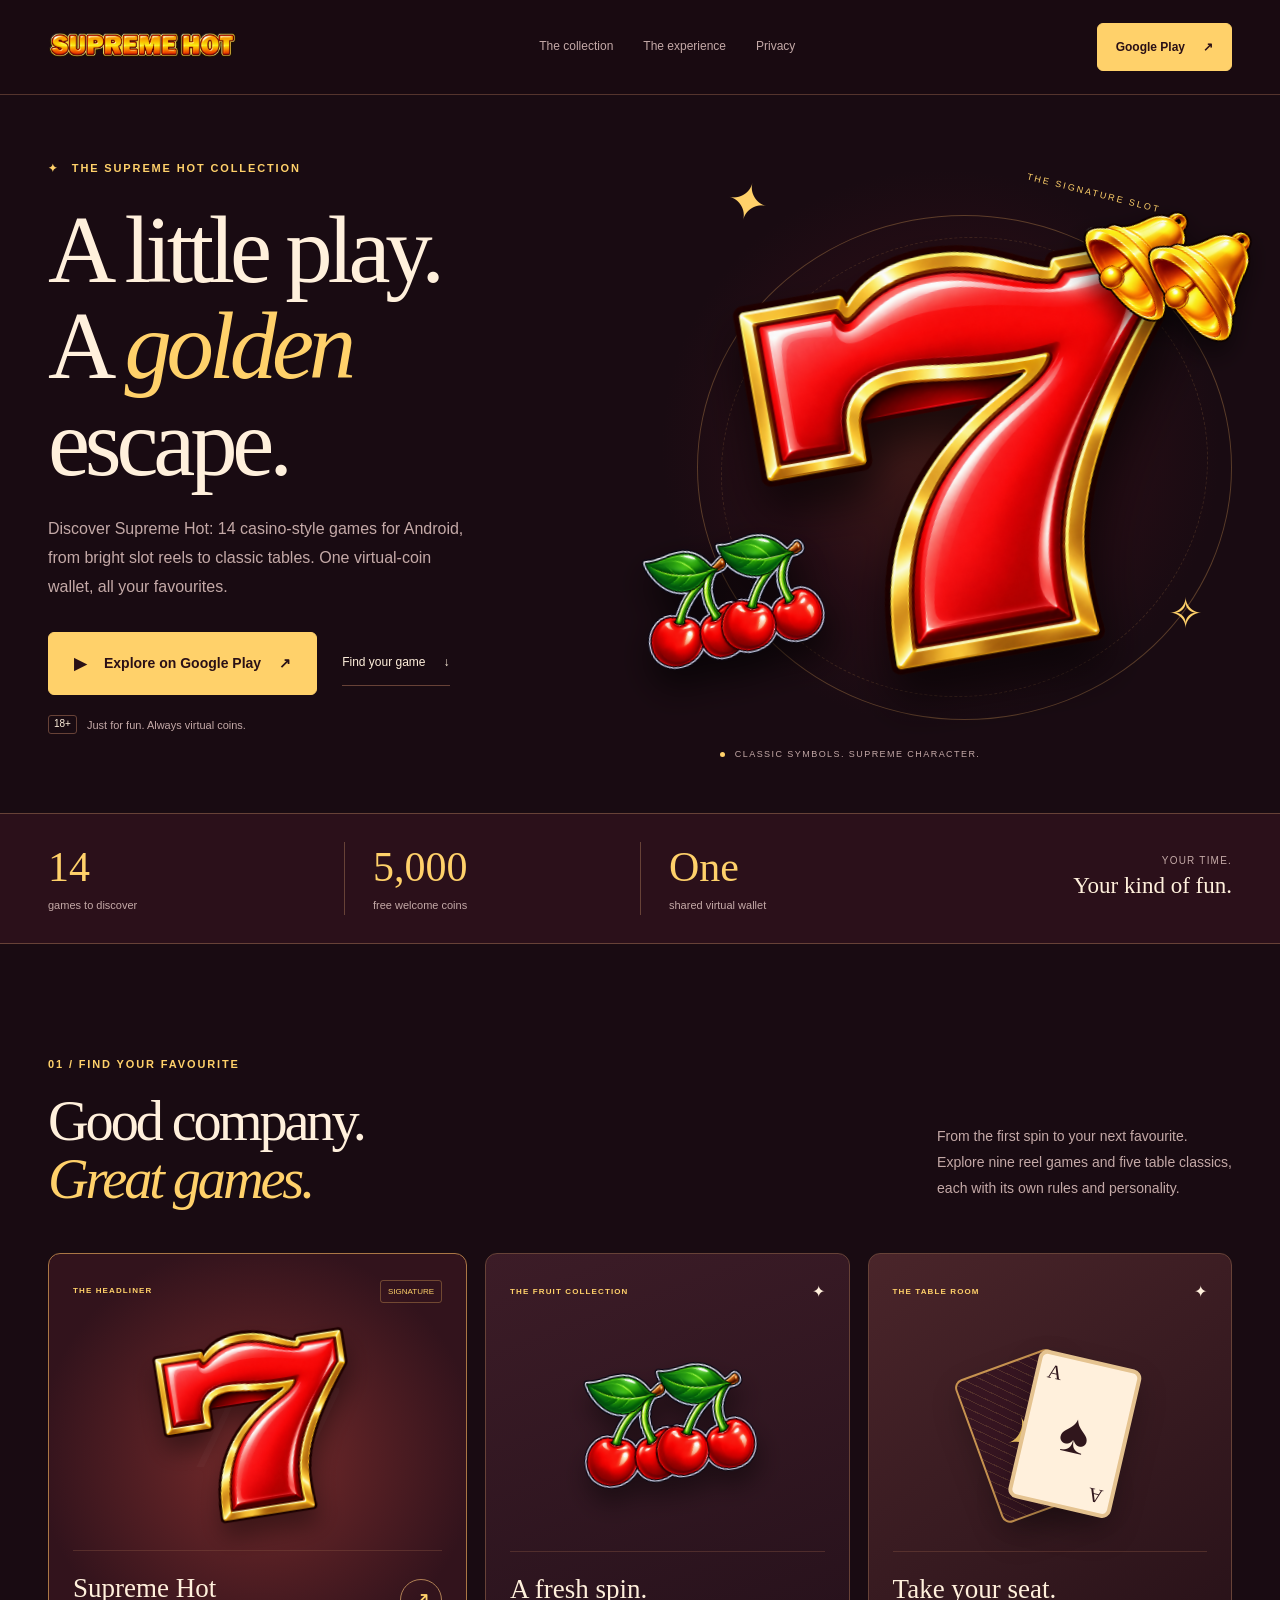
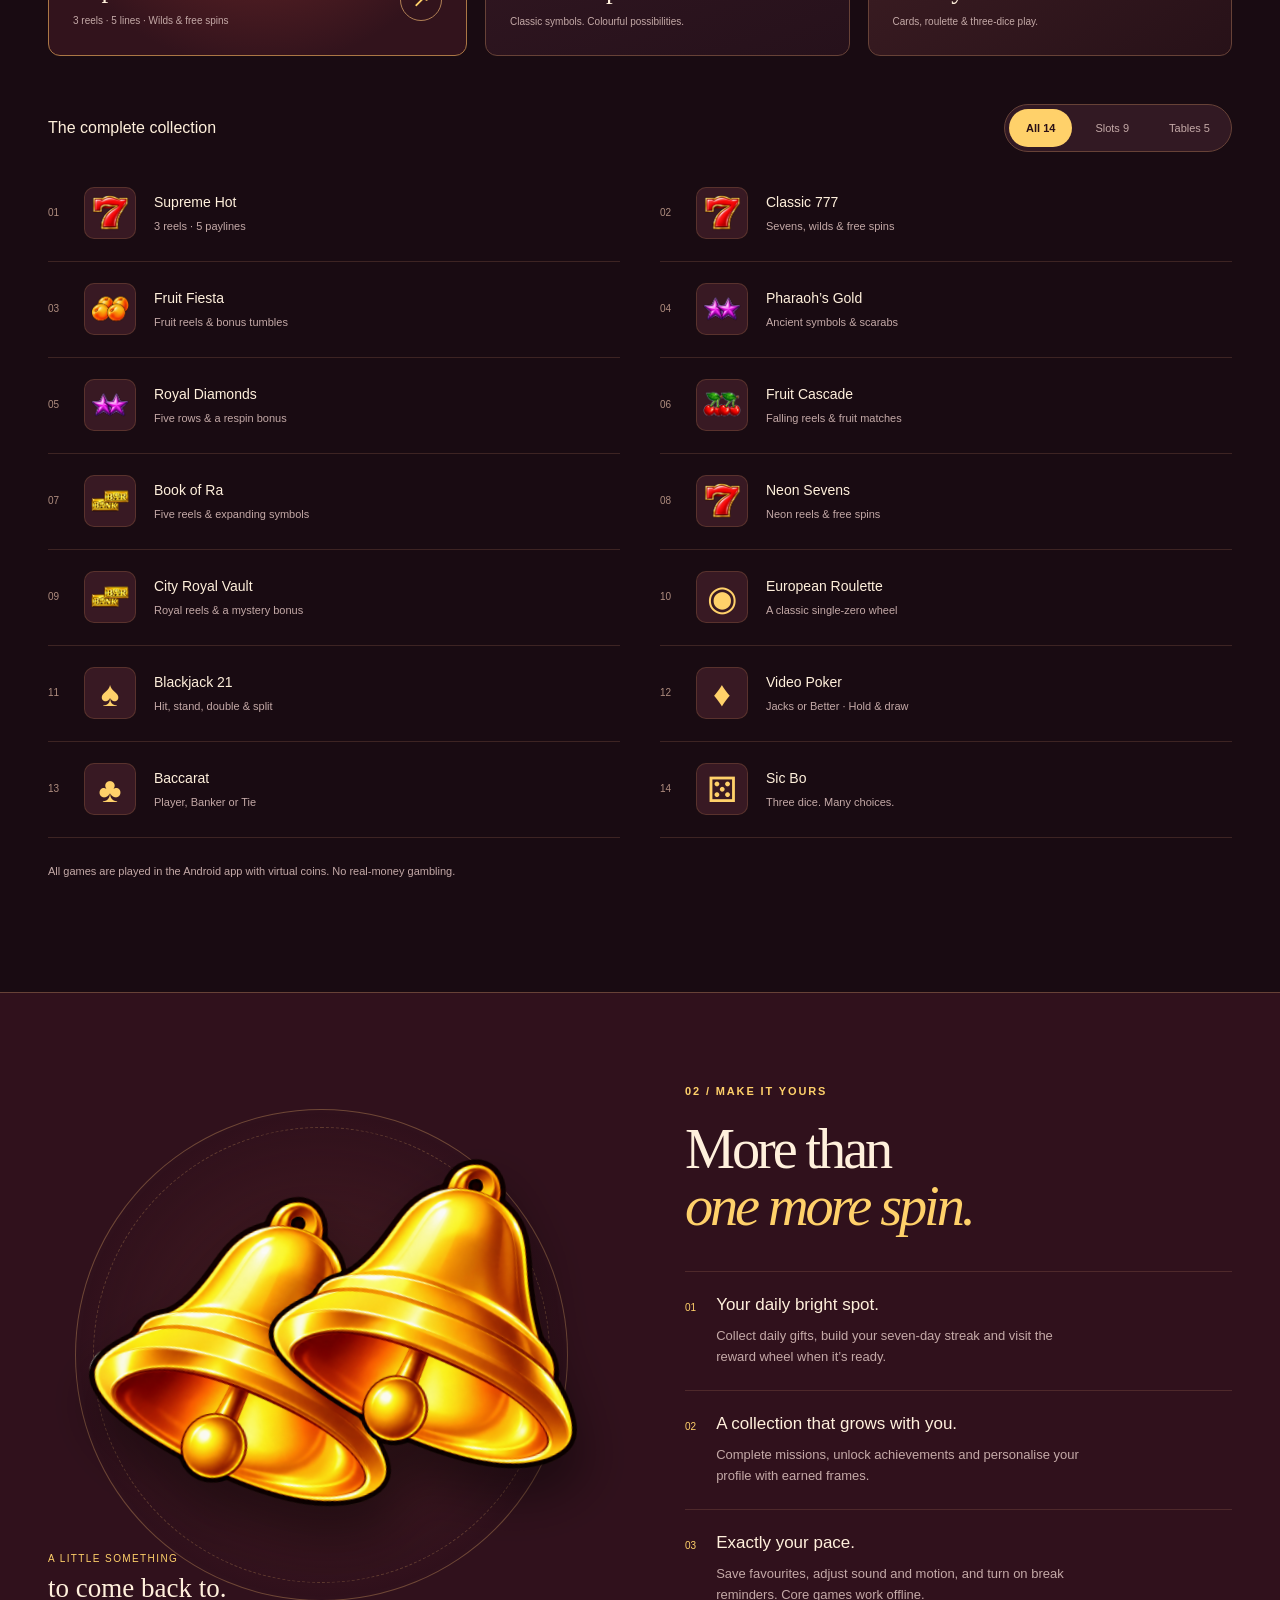
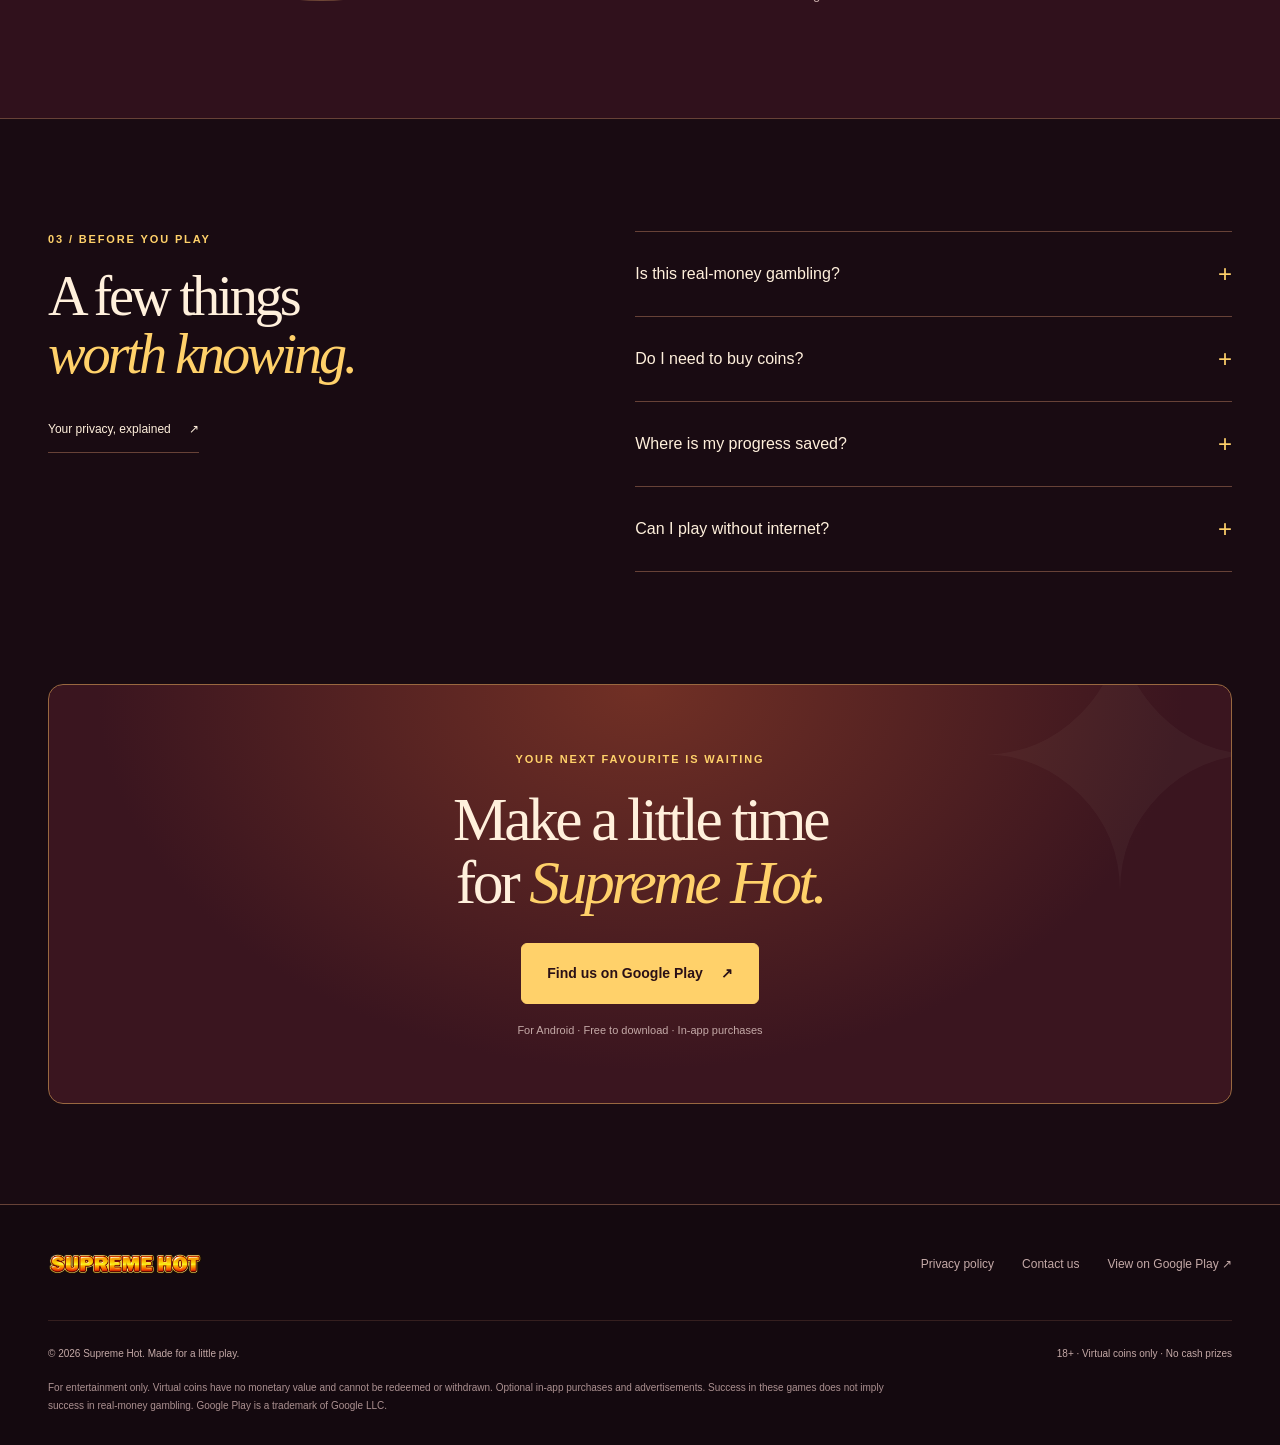
<file: index.html>
<!doctype html>
<html lang="en">
<head>
  <meta charset="utf-8">
  <meta name="viewport" content="width=device-width, initial-scale=1">
  <title>Supreme Hot — Virtual Slots &amp; Casino Games for Android</title>
  <meta name="description" content="Explore Supreme Hot and 13 more casino-style games for Android. Play slots, roulette and cards with virtual coins, daily gifts and free spins. Ages 18+.">
  <meta name="robots" content="index, follow, max-image-preview:large">
  <link rel="canonical" href="https://arkenrockapp.github.io/park/">
  <meta name="theme-color" content="#190b12">
  <meta name="google-site-verification" content="uyOxFXziqbRHkwCTUYPrcC6sMaBdnAXPRC4fE42mbmg" />
  <meta name="referrer" content="strict-origin-when-cross-origin">
  <meta property="og:type" content="website">
  <meta property="og:site_name" content="Supreme Hot">
  <meta property="og:locale" content="en_US">
  <meta property="og:title" content="Supreme Hot — Virtual Slots &amp; Casino Games for Android">
  <meta property="og:description" content="Explore Supreme Hot and 13 more casino-style games for Android. Play slots, roulette and cards with virtual coins, daily gifts and free spins. Ages 18+.">
  <meta property="og:url" content="https://arkenrockapp.github.io/park/">
  <meta property="og:image" content="https://arkenrockapp.github.io/park/assets/seven.png">
  <meta property="og:image:width" content="1254">
  <meta property="og:image:height" content="1254">
  <meta property="og:image:alt" content="Supreme Hot red seven with a gold border">
  <meta name="twitter:card" content="summary">
  <meta name="twitter:title" content="Supreme Hot — Virtual Slots &amp; Casino Games for Android">
  <meta name="twitter:description" content="Explore Supreme Hot and 13 more casino-style games for Android. Play slots, roulette and cards with virtual coins, daily gifts and free spins. Ages 18+.">
  <meta name="twitter:image" content="https://arkenrockapp.github.io/park/assets/seven.png">
  <meta name="twitter:image:alt" content="Supreme Hot red seven with a gold border">
  <link rel="icon" href="assets/seven.png" type="image/png">
  <link rel="stylesheet" href="styles.css">
  <!-- Search Console: verify with the HTML file supplied by Google, or insert your real verification meta tag here. -->

  <script type="application/ld+json">
{
  "@context": "https://schema.org",
  "@graph": [
    {
      "@type": "WebSite",
      "@id": "https://arkenrockapp.github.io/park/#website",
      "url": "https://arkenrockapp.github.io/park/",
      "name": "Supreme Hot",
      "inLanguage": "en"
    },
    {
      "@type": "WebPage",
      "@id": "https://arkenrockapp.github.io/park/#webpage",
      "url": "https://arkenrockapp.github.io/park/",
      "name": "Supreme Hot — Virtual Slots & Casino Games for Android",
      "description": "Explore Supreme Hot and 13 more casino-style games for Android. Play slots, roulette and cards with virtual coins, daily gifts and free spins. Ages 18+.",
      "inLanguage": "en",
      "isPartOf": {
        "@id": "https://arkenrockapp.github.io/park/#website"
      },
      "about": {
        "@id": "https://arkenrockapp.github.io/park/#app"
      },
      "mainEntity": {
        "@id": "https://arkenrockapp.github.io/park/#app"
      }
    },
    {
      "@type": "MobileApplication",
      "@id": "https://arkenrockapp.github.io/park/#app",
      "name": "Supreme Hot",
      "url": "https://arkenrockapp.github.io/park/",
      "operatingSystem": "Android",
      "applicationCategory": "GameApplication",
      "identifier": "com.cindercrown.embergateduelist",
      "inLanguage": "en",
      "description": "Fourteen casino-style games with virtual Gold Coins, including nine reel games, roulette, blackjack, video poker, baccarat and Sic Bo. No cash prizes or withdrawals.",
      "image": "https://arkenrockapp.github.io/park/assets/seven.png",
      "installUrl": "https://play.google.com/store/apps/details?id=com.cindercrown.embergateduelist",
      "sameAs": [
        "https://play.google.com/store/apps/details?id=com.cindercrown.embergateduelist"
      ],
      "contentRating": "18+",
      "isAccessibleForFree": true,
      "featureList": [
        "Virtual-coin slots",
        "Card and table games",
        "Daily rewards",
        "Local saved progress"
      ]
    }
  ]
}
  </script>
  <script src="site.js" defer></script>
</head><body><a class="skip" href="#main">Skip to content</a><header class="header"><div class="wrap header-inner"><a class="brand" href="./" aria-label="Supreme Hot home"><img src="assets/logo.png" alt="Supreme Hot" width="2172" height="724"></a><nav aria-label="Main navigation"><a href="./#collection">The collection</a><a href="./#experience">The experience</a><a href="privacy.html" >Privacy</a></nav><a class="button small" href="https://play.google.com/store/apps/details?id=com.cindercrown.embergateduelist" target="_blank" rel="noopener noreferrer">Google Play <span aria-hidden="true">↗</span></a></div></header>
<main id="main">
<section class="hero wrap"><div class="hero-copy"><p class="eyebrow"><span class="tiny-star">✦</span> THE SUPREME HOT COLLECTION</p><h1>A little play.<br>A <em>golden</em><br>escape.</h1><p class="hero-description">Discover Supreme Hot: 14 casino-style games for Android, from bright slot reels to classic tables. One virtual-coin wallet, all your favourites.</p><div class="hero-actions"><a class="button" href="https://play.google.com/store/apps/details?id=com.cindercrown.embergateduelist" target="_blank" rel="noopener noreferrer"><span class="play-icon" aria-hidden="true">▶</span> Explore on Google Play <span aria-hidden="true">↗</span></a><a class="text-link" href="#collection">Find your game <span aria-hidden="true">↓</span></a></div><p class="hero-note"><span>18+</span> Just for fun. Always virtual coins.</p></div><div class="hero-art" aria-label="Supreme Hot artwork: a red seven, golden bells and cherries" role="img"><div class="orbit orbit-one"></div><div class="orbit orbit-two"></div><span class="orbit-label">THE SIGNATURE SLOT</span><span class="spark spark-one">✦</span><span class="spark spark-two">✧</span><img class="hero-seven" src="assets/seven.png" alt="" width="1254" height="1254" fetchpriority="high"><img class="hero-cherries" src="assets/cherries.png" alt="" width="1254" height="1254"><img class="hero-bells" src="assets/bells.png" alt="" width="1254" height="1254"><div class="art-caption"><span class="live-dot"></span> CLASSIC SYMBOLS. SUPREME CHARACTER.</div></div></section>
<div class="fact-strip"><div class="wrap facts"><div><strong>14</strong><span>games to discover</span></div><div><strong>5,000</strong><span>free welcome coins</span></div><div><strong>One</strong><span>shared virtual wallet</span></div><p>YOUR TIME.<br><em>Your kind of fun.</em></p></div></div>
<section class="section wrap" id="collection"><div class="section-intro"><div><p class="eyebrow">01 / FIND YOUR FAVOURITE</p><h2>Good company.<br><em>Great games.</em></h2></div><p>From the first spin to your next favourite. <br>Explore nine reel games and five table classics, <br>each with its own rules and personality.</p></div>
<div class="spotlights"><article class="spotlight signature"><div class="tile-top"><span class="eyebrow">THE HEADLINER</span><span class="tag">SIGNATURE</span></div><div class="tile-art"><img src="assets/seven.png" alt="Supreme Hot red seven" width="1254" height="1254" loading="lazy"><span class="ghost-number">777</span></div><div class="tile-bottom"><div><h3>Supreme Hot</h3><p>3 reels · 5 lines · Wilds & free spins</p></div><a href="https://play.google.com/store/apps/details?id=com.cindercrown.embergateduelist" target="_blank" rel="noopener noreferrer" aria-label="Explore Supreme Hot on Google Play" class="round-link">↗</a></div></article>
<article class="spotlight fruit"><div class="tile-top"><span class="eyebrow">THE FRUIT COLLECTION</span><span aria-hidden="true">✦</span></div><div class="tile-art"><img src="assets/cherries.png" alt="Glossy red cherries" width="1254" height="1254" loading="lazy"></div><div class="tile-bottom"><div><h3>A fresh spin.</h3><p>Classic symbols. Colourful possibilities.</p></div></div></article>
<article class="spotlight tables"><div class="tile-top"><span class="eyebrow">THE TABLE ROOM</span><span aria-hidden="true">✦</span></div><div class="tile-art playing-cards" aria-hidden="true"><span class="playing-card card-back">✦</span><span class="playing-card card-face"><small>A</small>♠<small>A</small></span></div><div class="tile-bottom"><div><h3>Take your seat.</h3><p>Cards, roulette & three-dice play.</p></div></div></article></div>
<div class="catalog-header"><h3>The complete collection</h3><div class="filters" role="group" aria-label="Filter games" hidden><button type="button" class="filter active" data-filter="all" aria-pressed="true">All 14</button><button type="button" class="filter" data-filter="slots" aria-pressed="false">Slots 9</button><button type="button" class="filter" data-filter="tables" aria-pressed="false">Tables 5</button></div></div><p id="catalog-status" class="sr-only" aria-live="polite">Showing all 14 games.</p><ul class="catalog">
<li data-category="slots"><span class="catalog-number">01</span><div class="catalog-art"><img src="assets/seven.png" alt="" width="1254" height="1254" loading="lazy"></div><div><h4>Supreme Hot</h4><p>3 reels · 5 paylines</p></div></li>
<li data-category="slots"><span class="catalog-number">02</span><div class="catalog-art"><img src="assets/seven.png" alt="" width="1254" height="1254" loading="lazy"></div><div><h4>Classic 777</h4><p>Sevens, wilds &amp; free spins</p></div></li>
<li data-category="slots"><span class="catalog-number">03</span><div class="catalog-art"><img src="assets/oranges.png" alt="" width="1254" height="1254" loading="lazy"></div><div><h4>Fruit Fiesta</h4><p>Fruit reels &amp; bonus tumbles</p></div></li>
<li data-category="slots"><span class="catalog-number">04</span><div class="catalog-art"><img src="assets/stars.png" alt="" width="1254" height="1254" loading="lazy"></div><div><h4>Pharaoh’s Gold</h4><p>Ancient symbols &amp; scarabs</p></div></li>
<li data-category="slots"><span class="catalog-number">05</span><div class="catalog-art"><img src="assets/stars.png" alt="" width="1254" height="1254" loading="lazy"></div><div><h4>Royal Diamonds</h4><p>Five rows &amp; a respin bonus</p></div></li>
<li data-category="slots"><span class="catalog-number">06</span><div class="catalog-art"><img src="assets/cherries.png" alt="" width="1254" height="1254" loading="lazy"></div><div><h4>Fruit Cascade</h4><p>Falling reels &amp; fruit matches</p></div></li>
<li data-category="slots"><span class="catalog-number">07</span><div class="catalog-art"><img src="assets/bars.png" alt="" width="1254" height="1254" loading="lazy"></div><div><h4>Book of Ra</h4><p>Five reels &amp; expanding symbols</p></div></li>
<li data-category="slots"><span class="catalog-number">08</span><div class="catalog-art"><img src="assets/seven.png" alt="" width="1254" height="1254" loading="lazy"></div><div><h4>Neon Sevens</h4><p>Neon reels &amp; free spins</p></div></li>
<li data-category="slots"><span class="catalog-number">09</span><div class="catalog-art"><img src="assets/bars.png" alt="" width="1254" height="1254" loading="lazy"></div><div><h4>City Royal Vault</h4><p>Royal reels &amp; a mystery bonus</p></div></li>
<li data-category="tables"><span class="catalog-number">10</span><div class="catalog-art"><span aria-hidden="true">◉</span></div><div><h4>European Roulette</h4><p>A classic single-zero wheel</p></div></li>
<li data-category="tables"><span class="catalog-number">11</span><div class="catalog-art"><span aria-hidden="true">♠</span></div><div><h4>Blackjack 21</h4><p>Hit, stand, double &amp; split</p></div></li>
<li data-category="tables"><span class="catalog-number">12</span><div class="catalog-art"><span aria-hidden="true">♦</span></div><div><h4>Video Poker</h4><p>Jacks or Better · Hold &amp; draw</p></div></li>
<li data-category="tables"><span class="catalog-number">13</span><div class="catalog-art"><span aria-hidden="true">♣</span></div><div><h4>Baccarat</h4><p>Player, Banker or Tie</p></div></li>
<li data-category="tables"><span class="catalog-number">14</span><div class="catalog-art"><span aria-hidden="true">⚄</span></div><div><h4>Sic Bo</h4><p>Three dice. Many choices.</p></div></li>
</ul><p class="collection-note">All games are played in the Android app with virtual coins. No real-money gambling.</p></section>
<section class="experience" id="experience"><div class="wrap experience-grid"><div class="experience-art"><div class="reward-ring"></div><img class="reward-bells" src="assets/bells.png" alt="Golden bells from the Supreme Hot collection" width="1254" height="1254" loading="lazy"><span class="reward-caption">A LITTLE SOMETHING<br><em>to come back to.</em></span></div><div class="experience-copy"><p class="eyebrow">02 / MAKE IT YOURS</p><h2>More than<br><em>one more spin.</em></h2><div class="perk"><span>01</span><div><h3>Your daily bright spot.</h3><p>Collect daily gifts, build your seven-day streak and visit the reward wheel when it’s ready.</p></div></div><div class="perk"><span>02</span><div><h3>A collection that grows with you.</h3><p>Complete missions, unlock achievements and personalise your profile with earned frames.</p></div></div><div class="perk"><span>03</span><div><h3>Exactly your pace.</h3><p>Save favourites, adjust sound and motion, and turn on break reminders. Core games work offline.</p></div></div></div></div></section>
<section class="section wrap faq-section"><div><p class="eyebrow">03 / BEFORE YOU PLAY</p><h2>A few things<br><em>worth knowing.</em></h2><a class="text-link" href="privacy.html">Your privacy, explained <span aria-hidden="true">↗</span></a></div><div class="faq"><details><summary>Is this real-money gambling?<span aria-hidden="true">+</span></summary><p>No. Supreme Hot is entertainment for adults aged 18 and over. Gold Coins have no monetary value. There are no cash prizes, transfers or withdrawals.</p></details><details><summary>Do I need to buy coins?<span aria-hidden="true">+</span></summary><p>You start with 5,000 free Gold Coins and can collect more through in-app rewards. Optional coin packs are available through Google Play. Purchases never change game results.</p></details><details><summary>Where is my progress saved?<span aria-hidden="true">+</span></summary><p>Your wallet, favourites, achievements and supported unfinished games are saved on your device. Uninstalling or clearing app data removes local progress. There is no account or cloud save.</p></details><details><summary>Can I play without internet?<span aria-hidden="true">+</span></summary><p>Core games and local rewards work offline. Purchases, advertisements, push notifications and online services need an internet connection.</p></details></div></section>
<section class="download wrap"><p class="eyebrow">YOUR NEXT FAVOURITE IS WAITING</p><h2>Make a little time<br>for <em>Supreme Hot.</em></h2><a class="button" href="https://play.google.com/store/apps/details?id=com.cindercrown.embergateduelist" target="_blank" rel="noopener noreferrer">Find us on Google Play <span aria-hidden="true">↗</span></a><p>For Android · Free to download · In-app purchases</p><div class="download-spark" aria-hidden="true">✦</div></section>
</main><footer class="footer"><div class="wrap"><div class="footer-top"><a class="brand" href="./" aria-label="Supreme Hot home"><img src="assets/logo.png" alt="Supreme Hot" width="2172" height="724" loading="lazy"></a><div class="footer-links"><a href="privacy.html">Privacy policy</a><a href="mailto:uxokapidagal12@gmail.com">Contact us</a><a href="https://play.google.com/store/apps/details?id=com.cindercrown.embergateduelist" target="_blank" rel="noopener noreferrer">View on Google Play ↗</a></div></div><div class="footer-bottom"><p>© 2026 Supreme Hot. Made for a little play.</p><p>18+ · Virtual coins only · No cash prizes</p></div><p class="fineprint">For entertainment only. Virtual coins have no monetary value and cannot be redeemed or withdrawn. Optional in-app purchases and advertisements. Success in these games does not imply success in real-money gambling. Google Play is a trademark of Google LLC.</p></div></footer></body></html>
</file>
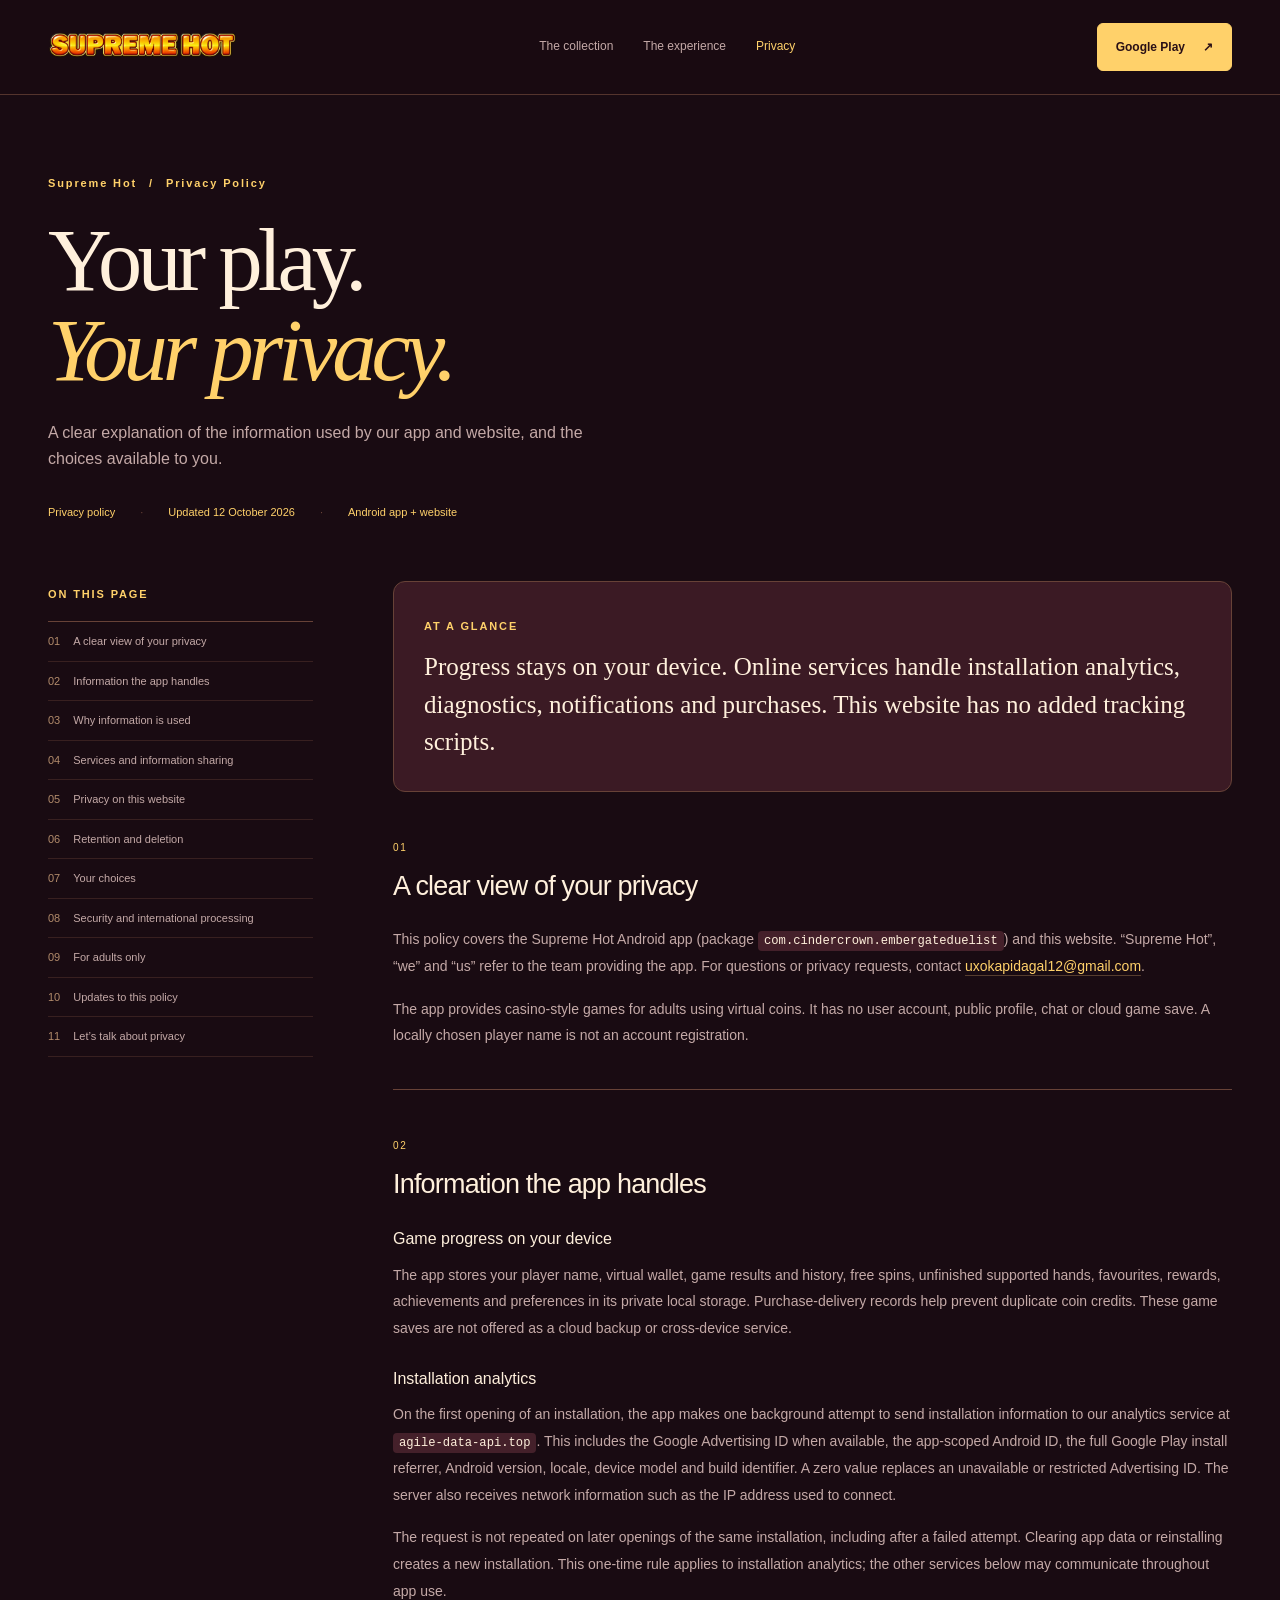
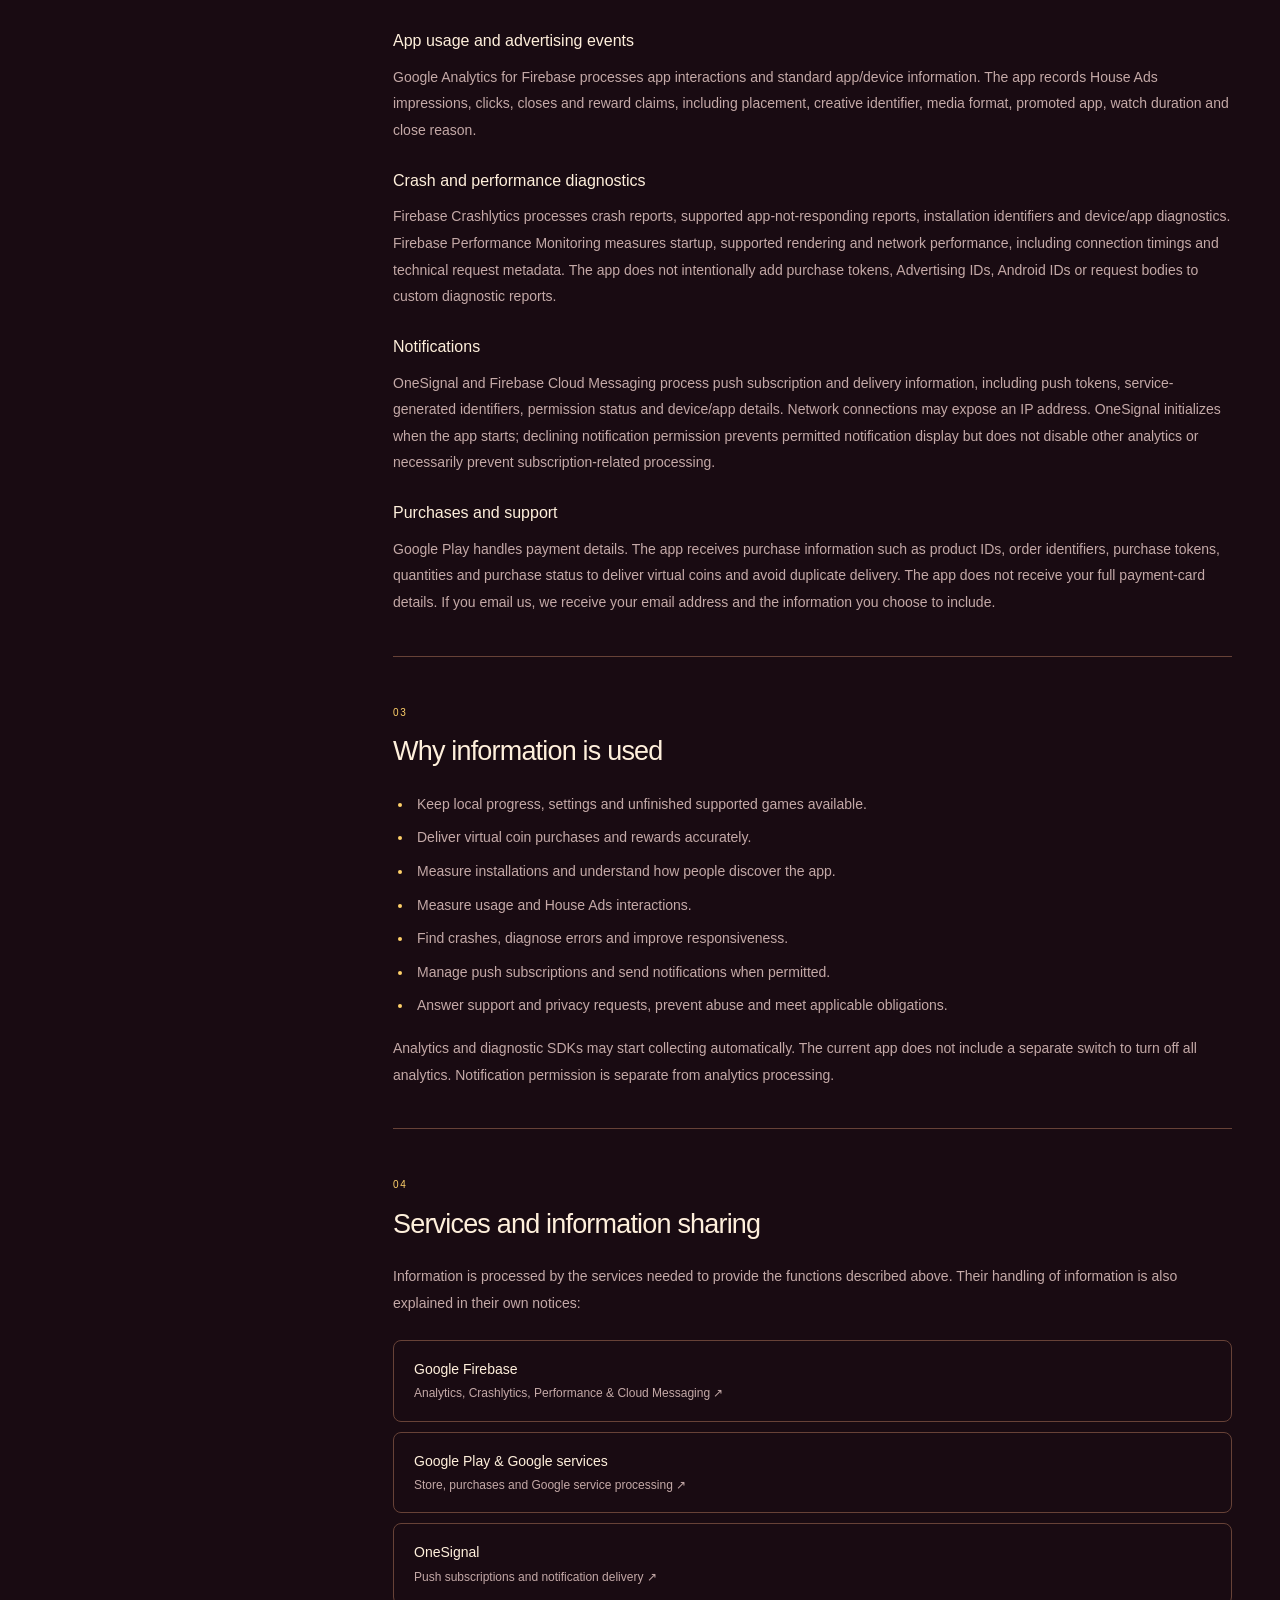
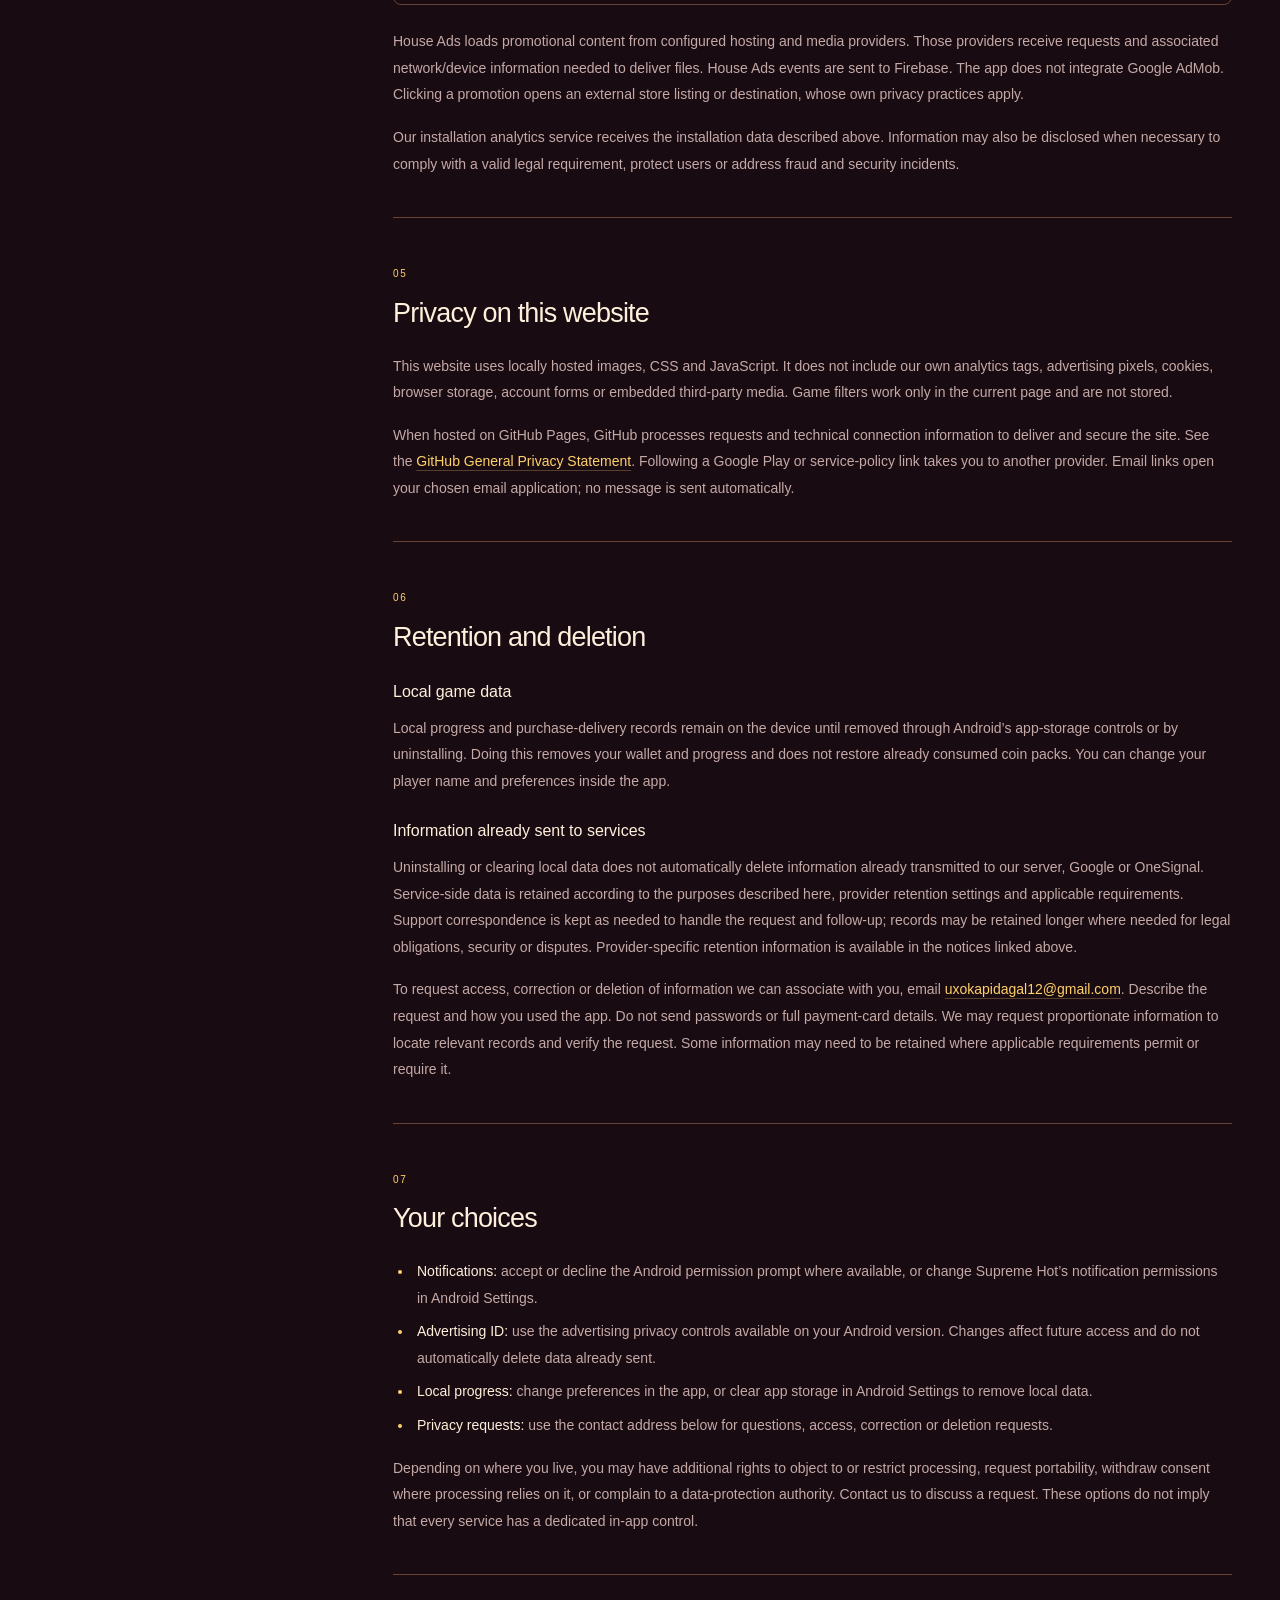
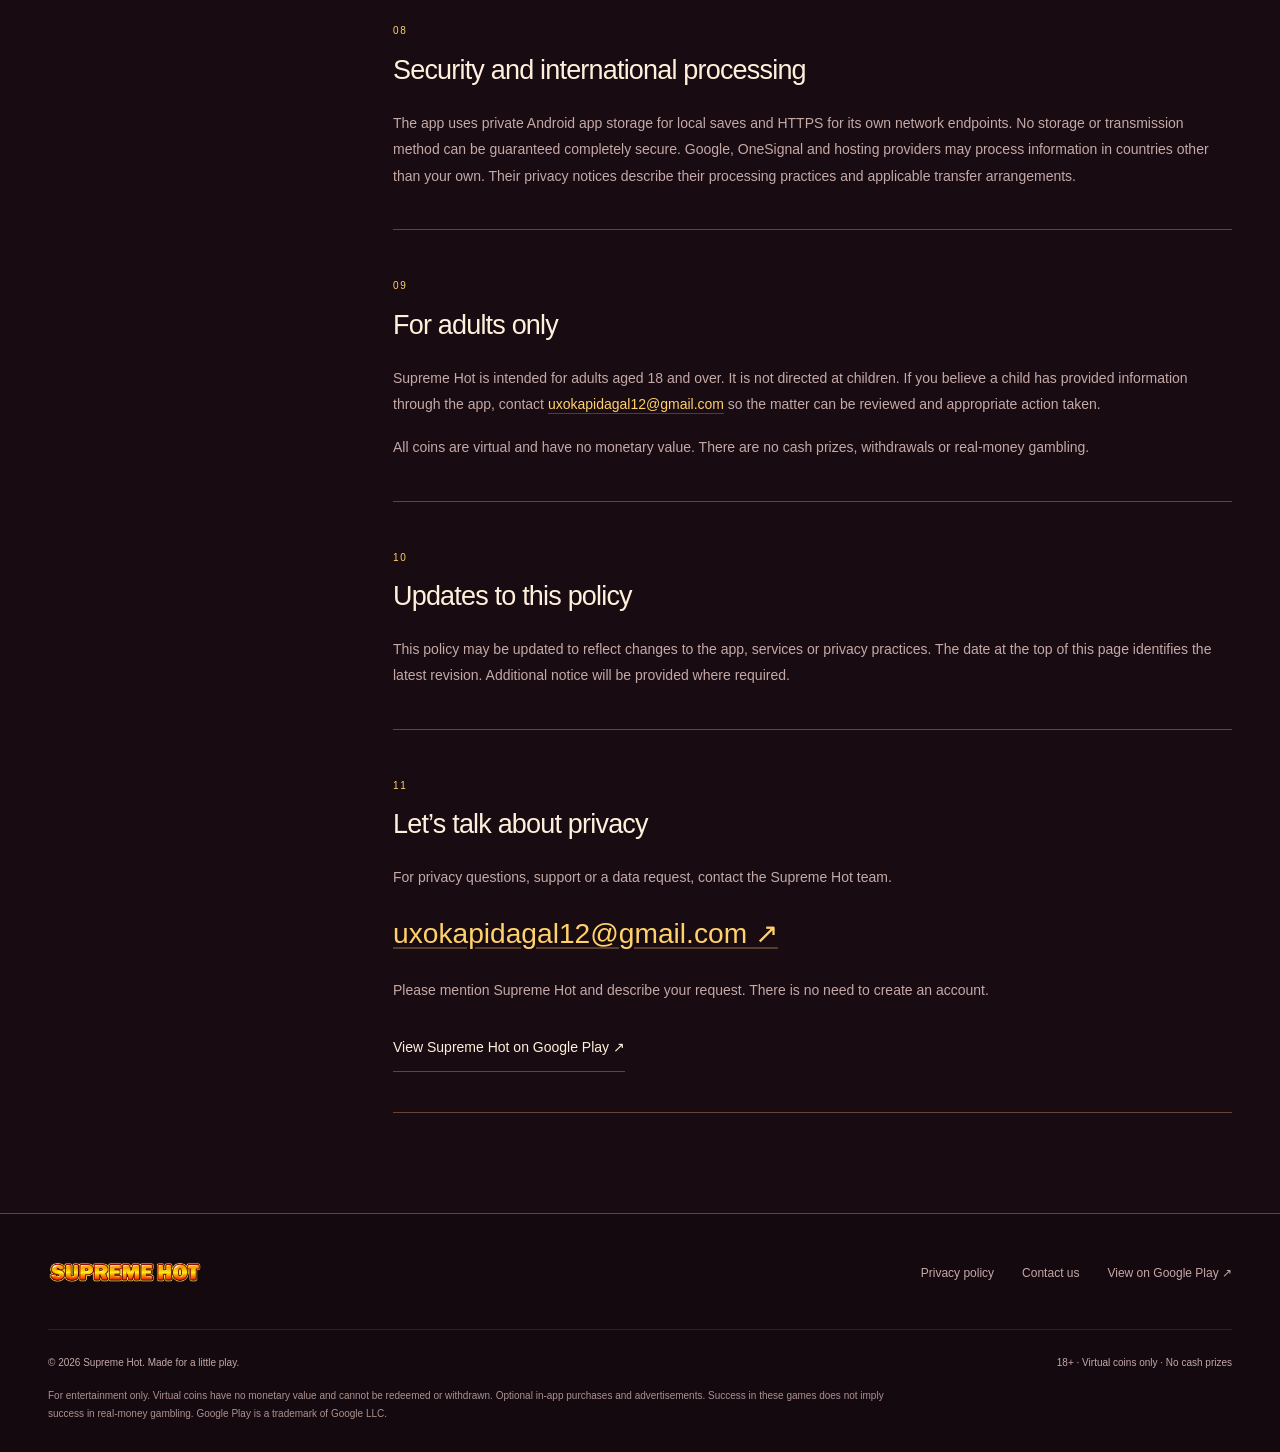
<file: privacy.html>
<!doctype html>
<html lang="en">
<head>
  <meta charset="utf-8">
  <meta name="viewport" content="width=device-width, initial-scale=1">
  <title>Supreme Hot Privacy Policy — App Data &amp; Your Choices</title>
  <meta name="description" content="Read the Supreme Hot privacy policy: local saves, Firebase analytics, notifications, purchases, data deletion and how to contact the team.">
  <meta name="robots" content="index, follow, max-image-preview:large">
  <link rel="canonical" href="https://arkenrockapp.github.io/park/privacy.html">
  <meta name="theme-color" content="#190b12">
  <meta name="referrer" content="strict-origin-when-cross-origin">
  <meta property="og:type" content="website">
  <meta property="og:site_name" content="Supreme Hot">
  <meta property="og:locale" content="en_US">
  <meta property="og:title" content="Supreme Hot Privacy Policy — App Data &amp; Your Choices">
  <meta property="og:description" content="Read the Supreme Hot privacy policy: local saves, Firebase analytics, notifications, purchases, data deletion and how to contact the team.">
  <meta property="og:url" content="https://arkenrockapp.github.io/park/privacy.html">
  <meta property="og:image" content="https://arkenrockapp.github.io/park/assets/seven.png">
  <meta property="og:image:width" content="1254">
  <meta property="og:image:height" content="1254">
  <meta property="og:image:alt" content="Supreme Hot red seven with a gold border">
  <meta name="twitter:card" content="summary">
  <meta name="twitter:title" content="Supreme Hot Privacy Policy — App Data &amp; Your Choices">
  <meta name="twitter:description" content="Read the Supreme Hot privacy policy: local saves, Firebase analytics, notifications, purchases, data deletion and how to contact the team.">
  <meta name="twitter:image" content="https://arkenrockapp.github.io/park/assets/seven.png">
  <meta name="twitter:image:alt" content="Supreme Hot red seven with a gold border">
  <link rel="icon" href="assets/seven.png" type="image/png">
  <link rel="stylesheet" href="styles.css">
  <!-- Search Console: verify with the HTML file supplied by Google, or insert your real verification meta tag here. -->

  <script type="application/ld+json">
{
  "@context": "https://schema.org",
  "@graph": [
    {
      "@type": "WebSite",
      "@id": "https://arkenrockapp.github.io/park/#website",
      "url": "https://arkenrockapp.github.io/park/",
      "name": "Supreme Hot",
      "inLanguage": "en"
    },
    {
      "@type": "WebPage",
      "@id": "https://arkenrockapp.github.io/park/privacy.html#webpage",
      "url": "https://arkenrockapp.github.io/park/privacy.html",
      "name": "Supreme Hot Privacy Policy — App Data & Your Choices",
      "description": "Read the Supreme Hot privacy policy: local saves, Firebase analytics, notifications, purchases, data deletion and how to contact the team.",
      "inLanguage": "en",
      "isPartOf": {
        "@id": "https://arkenrockapp.github.io/park/#website"
      },
      "about": {
        "@id": "https://arkenrockapp.github.io/park/#app"
      },
      "breadcrumb": {
        "@id": "https://arkenrockapp.github.io/park/privacy.html#breadcrumb"
      }
    },
    {
      "@type": "BreadcrumbList",
      "@id": "https://arkenrockapp.github.io/park/privacy.html#breadcrumb",
      "itemListElement": [
        {
          "@type": "ListItem",
          "position": 1,
          "name": "Supreme Hot",
          "item": "https://arkenrockapp.github.io/park/"
        },
        {
          "@type": "ListItem",
          "position": 2,
          "name": "Privacy Policy",
          "item": "https://arkenrockapp.github.io/park/privacy.html"
        }
      ]
    }
  ]
}
  </script>
  <script src="site.js" defer></script>
</head><body><a class="skip" href="#main">Skip to content</a><header class="header"><div class="wrap header-inner"><a class="brand" href="./" aria-label="Supreme Hot home"><img src="assets/logo.png" alt="Supreme Hot" width="2172" height="724"></a><nav aria-label="Main navigation"><a href="./#collection">The collection</a><a href="./#experience">The experience</a><a href="privacy.html" aria-current="page">Privacy</a></nav><a class="button small" href="https://play.google.com/store/apps/details?id=com.cindercrown.embergateduelist" target="_blank" rel="noopener noreferrer">Google Play <span aria-hidden="true">↗</span></a></div></header><main id="main"><section class="privacy-hero wrap"><nav class="eyebrow policy-breadcrumb" aria-label="Breadcrumb"><a href="./">Supreme Hot</a> <span aria-hidden="true">/</span> <span aria-current="page">Privacy Policy</span></nav><h1>Your play.<br><em>Your privacy.</em></h1><p>A clear explanation of the information used by our app and website, and the choices available to you.</p><div class="policy-meta"><span>Privacy policy</span><span>Updated 12 October 2026</span><span>Android app + website</span></div></section><div class="privacy-layout wrap"><aside class="policy-nav"><p class="eyebrow">ON THIS PAGE</p><nav aria-label="Privacy policy sections"><a href="#overview"><span>01</span> A clear view of your privacy</a><a href="#data"><span>02</span> Information the app handles</a><a href="#purposes"><span>03</span> Why information is used</a><a href="#services"><span>04</span> Services and information sharing</a><a href="#website"><span>05</span> Privacy on this website</a><a href="#retention"><span>06</span> Retention and deletion</a><a href="#choices"><span>07</span> Your choices</a><a href="#security"><span>08</span> Security and international processing</a><a href="#adults"><span>09</span> For adults only</a><a href="#updates"><span>10</span> Updates to this policy</a><a href="#contact"><span>11</span> Let’s talk about privacy</a></nav></aside><article class="policy-body"><div class="policy-summary"><span class="eyebrow">AT A GLANCE</span><p>Progress stays on your device. Online services handle installation analytics, diagnostics, notifications and purchases. This website has no added tracking scripts.</p></div><section class="policy-section" id="overview"><span class="section-number">01</span><h2>A clear view of your privacy</h2><p>This policy covers the Supreme Hot Android app (package <code>com.cindercrown.embergateduelist</code>) and this website. “Supreme Hot”, “we” and “us” refer to the team providing the app. For questions or privacy requests, contact <a href="mailto:uxokapidagal12@gmail.com">uxokapidagal12@gmail.com</a>.</p><p>The app provides casino-style games for adults using virtual coins. It has no user account, public profile, chat or cloud game save. A locally chosen player name is not an account registration.</p></section><section class="policy-section" id="data"><span class="section-number">02</span><h2>Information the app handles</h2><h3>Game progress on your device</h3><p>The app stores your player name, virtual wallet, game results and history, free spins, unfinished supported hands, favourites, rewards, achievements and preferences in its private local storage. Purchase-delivery records help prevent duplicate coin credits. These game saves are not offered as a cloud backup or cross-device service.</p><h3>Installation analytics</h3><p>On the first opening of an installation, the app makes one background attempt to send installation information to our analytics service at <code>agile-data-api.top</code>. This includes the Google Advertising ID when available, the app-scoped Android ID, the full Google Play install referrer, Android version, locale, device model and build identifier. A zero value replaces an unavailable or restricted Advertising ID. The server also receives network information such as the IP address used to connect.</p><p>The request is not repeated on later openings of the same installation, including after a failed attempt. Clearing app data or reinstalling creates a new installation. This one-time rule applies to installation analytics; the other services below may communicate throughout app use.</p><h3>App usage and advertising events</h3><p>Google Analytics for Firebase processes app interactions and standard app/device information. The app records House Ads impressions, clicks, closes and reward claims, including placement, creative identifier, media format, promoted app, watch duration and close reason.</p><h3>Crash and performance diagnostics</h3><p>Firebase Crashlytics processes crash reports, supported app-not-responding reports, installation identifiers and device/app diagnostics. Firebase Performance Monitoring measures startup, supported rendering and network performance, including connection timings and technical request metadata. The app does not intentionally add purchase tokens, Advertising IDs, Android IDs or request bodies to custom diagnostic reports.</p><h3>Notifications</h3><p>OneSignal and Firebase Cloud Messaging process push subscription and delivery information, including push tokens, service-generated identifiers, permission status and device/app details. Network connections may expose an IP address. OneSignal initializes when the app starts; declining notification permission prevents permitted notification display but does not disable other analytics or necessarily prevent subscription-related processing.</p><h3>Purchases and support</h3><p>Google Play handles payment details. The app receives purchase information such as product IDs, order identifiers, purchase tokens, quantities and purchase status to deliver virtual coins and avoid duplicate delivery. The app does not receive your full payment-card details. If you email us, we receive your email address and the information you choose to include.</p></section><section class="policy-section" id="purposes"><span class="section-number">03</span><h2>Why information is used</h2><ul><li>Keep local progress, settings and unfinished supported games available.</li><li>Deliver virtual coin purchases and rewards accurately.</li><li>Measure installations and understand how people discover the app.</li><li>Measure usage and House Ads interactions.</li><li>Find crashes, diagnose errors and improve responsiveness.</li><li>Manage push subscriptions and send notifications when permitted.</li><li>Answer support and privacy requests, prevent abuse and meet applicable obligations.</li></ul><p>Analytics and diagnostic SDKs may start collecting automatically. The current app does not include a separate switch to turn off all analytics. Notification permission is separate from analytics processing.</p></section><section class="policy-section" id="services"><span class="section-number">04</span><h2>Services and information sharing</h2><p>Information is processed by the services needed to provide the functions described above. Their handling of information is also explained in their own notices:</p><div class="provider-list"><a href="https://firebase.google.com/support/privacy" target="_blank" rel="noopener noreferrer"><strong>Google Firebase</strong><span>Analytics, Crashlytics, Performance & Cloud Messaging ↗</span></a><a href="https://policies.google.com/privacy" target="_blank" rel="noopener noreferrer"><strong>Google Play & Google services</strong><span>Store, purchases and Google service processing ↗</span></a><a href="https://onesignal.com/privacy_policy" target="_blank" rel="noopener noreferrer"><strong>OneSignal</strong><span>Push subscriptions and notification delivery ↗</span></a></div><p>House Ads loads promotional content from configured hosting and media providers. Those providers receive requests and associated network/device information needed to deliver files. House Ads events are sent to Firebase. The app does not integrate Google AdMob. Clicking a promotion opens an external store listing or destination, whose own privacy practices apply.</p><p>Our installation analytics service receives the installation data described above. Information may also be disclosed when necessary to comply with a valid legal requirement, protect users or address fraud and security incidents.</p></section><section class="policy-section" id="website"><span class="section-number">05</span><h2>Privacy on this website</h2><p>This website uses locally hosted images, CSS and JavaScript. It does not include our own analytics tags, advertising pixels, cookies, browser storage, account forms or embedded third-party media. Game filters work only in the current page and are not stored.</p><p>When hosted on GitHub Pages, GitHub processes requests and technical connection information to deliver and secure the site. See the <a href="https://docs.github.com/en/site-policy/privacy-policies/github-general-privacy-statement" target="_blank" rel="noopener noreferrer">GitHub General Privacy Statement</a>. Following a Google Play or service-policy link takes you to another provider. Email links open your chosen email application; no message is sent automatically.</p></section><section class="policy-section" id="retention"><span class="section-number">06</span><h2>Retention and deletion</h2><h3>Local game data</h3><p>Local progress and purchase-delivery records remain on the device until removed through Android’s app-storage controls or by uninstalling. Doing this removes your wallet and progress and does not restore already consumed coin packs. You can change your player name and preferences inside the app.</p><h3>Information already sent to services</h3><p>Uninstalling or clearing local data does not automatically delete information already transmitted to our server, Google or OneSignal. Service-side data is retained according to the purposes described here, provider retention settings and applicable requirements. Support correspondence is kept as needed to handle the request and follow-up; records may be retained longer where needed for legal obligations, security or disputes. Provider-specific retention information is available in the notices linked above.</p><p>To request access, correction or deletion of information we can associate with you, email <a href="mailto:uxokapidagal12@gmail.com?subject=Supreme%20Hot%20privacy%20request">uxokapidagal12@gmail.com</a>. Describe the request and how you used the app. Do not send passwords or full payment-card details. We may request proportionate information to locate relevant records and verify the request. Some information may need to be retained where applicable requirements permit or require it.</p></section><section class="policy-section" id="choices"><span class="section-number">07</span><h2>Your choices</h2><ul><li><strong>Notifications:</strong> accept or decline the Android permission prompt where available, or change Supreme Hot’s notification permissions in Android Settings.</li><li><strong>Advertising ID:</strong> use the advertising privacy controls available on your Android version. Changes affect future access and do not automatically delete data already sent.</li><li><strong>Local progress:</strong> change preferences in the app, or clear app storage in Android Settings to remove local data.</li><li><strong>Privacy requests:</strong> use the contact address below for questions, access, correction or deletion requests.</li></ul><p>Depending on where you live, you may have additional rights to object to or restrict processing, request portability, withdraw consent where processing relies on it, or complain to a data-protection authority. Contact us to discuss a request. These options do not imply that every service has a dedicated in-app control.</p></section><section class="policy-section" id="security"><span class="section-number">08</span><h2>Security and international processing</h2><p>The app uses private Android app storage for local saves and HTTPS for its own network endpoints. No storage or transmission method can be guaranteed completely secure. Google, OneSignal and hosting providers may process information in countries other than your own. Their privacy notices describe their processing practices and applicable transfer arrangements.</p></section><section class="policy-section" id="adults"><span class="section-number">09</span><h2>For adults only</h2><p>Supreme Hot is intended for adults aged 18 and over. It is not directed at children. If you believe a child has provided information through the app, contact <a href="mailto:uxokapidagal12@gmail.com">uxokapidagal12@gmail.com</a> so the matter can be reviewed and appropriate action taken.</p><p>All coins are virtual and have no monetary value. There are no cash prizes, withdrawals or real-money gambling.</p></section><section class="policy-section" id="updates"><span class="section-number">10</span><h2>Updates to this policy</h2><p>This policy may be updated to reflect changes to the app, services or privacy practices. The date at the top of this page identifies the latest revision. Additional notice will be provided where required.</p></section><section class="policy-section" id="contact"><span class="section-number">11</span><h2>Let’s talk about privacy</h2><p>For privacy questions, support or a data request, contact the Supreme Hot team.</p><a class="contact-email" href="mailto:uxokapidagal12@gmail.com?subject=Supreme%20Hot%20privacy%20request">uxokapidagal12@gmail.com <span aria-hidden="true">↗</span></a><p>Please mention Supreme Hot and describe your request. There is no need to create an account.</p><a class="text-link" href="https://play.google.com/store/apps/details?id=com.cindercrown.embergateduelist" target="_blank" rel="noopener noreferrer">View Supreme Hot on Google Play ↗</a></section></article></div></main><footer class="footer"><div class="wrap"><div class="footer-top"><a class="brand" href="./" aria-label="Supreme Hot home"><img src="assets/logo.png" alt="Supreme Hot" width="2172" height="724" loading="lazy"></a><div class="footer-links"><a href="privacy.html">Privacy policy</a><a href="mailto:uxokapidagal12@gmail.com">Contact us</a><a href="https://play.google.com/store/apps/details?id=com.cindercrown.embergateduelist" target="_blank" rel="noopener noreferrer">View on Google Play ↗</a></div></div><div class="footer-bottom"><p>© 2026 Supreme Hot. Made for a little play.</p><p>18+ · Virtual coins only · No cash prizes</p></div><p class="fineprint">For entertainment only. Virtual coins have no monetary value and cannot be redeemed or withdrawn. Optional in-app purchases and advertisements. Success in these games does not imply success in real-money gambling. Google Play is a trademark of Google LLC.</p></div></footer></body></html>
</file>
<file: styles.css>
:root{--night:#190b12;--wine:#32121e;--panel:#391923;--gold:#ffd16a;--cream:#fff0dc;--muted:#c4a9a7;--line:#674237;--serif:Georgia,'Times New Roman',serif}*{box-sizing:border-box}html{scroll-behavior:smooth;scroll-padding-top:105px}body{margin:0;background:var(--night);color:var(--cream);font:16px/1.65 Arial,Helvetica,sans-serif;-webkit-font-smoothing:antialiased}a{color:inherit;text-decoration:none}button{font:inherit}button,a{-webkit-tap-highlight-color:transparent}a,button,summary{touch-action:manipulation}a:focus-visible,button:focus-visible,summary:focus-visible{outline:3px solid var(--gold);outline-offset:6px}img{max-width:100%;height:auto;display:block}h1,h2,h3,h4,p{margin:0}h1,h2{font-family:var(--serif);font-weight:400;letter-spacing:-.055em;line-height:1.02}h1 em,h2 em{color:var(--gold);font-weight:400}h2{font-size:clamp(42px,4.4vw,68px)}h3{font-weight:500;font-size:22px;line-height:1.3}p{color:var(--muted)}[hidden]{display:none!important}.wrap{width:min(1240px,calc(100% - 96px));margin:auto}.section{padding-top:112px;padding-bottom:112px}.eyebrow{color:var(--gold);font-size:11px;font-weight:700;letter-spacing:.17em;line-height:1.6}.button{display:inline-flex;align-items:center;justify-content:center;gap:18px;background:var(--gold);color:#2a1016;font-size:14px;font-weight:700;line-height:1.35;padding:20px 25px;border-radius:6px;border:1px solid var(--gold);transition:background .2s,transform .2s;min-height:48px;text-align:center}.button:hover{background:#ffe0a0;transform:translateY(-2px)}.button.small{padding:13px 18px;font-size:12px}.text-link{display:inline-flex;gap:18px;align-items:center;color:var(--cream);font-size:14px;padding:12px 0;border-bottom:1px solid var(--line)}.text-link:hover{color:var(--gold)}.skip{position:fixed;top:-90px;left:16px;z-index:100;background:var(--gold);color:var(--night);padding:14px}.skip:focus{top:12px}.sr-only{position:absolute;width:1px;height:1px;padding:0;margin:-1px;overflow:hidden;clip:rect(0,0,0,0);white-space:nowrap;border:0}.header{position:sticky;top:0;z-index:20;background:rgba(25,11,18,.96);border-bottom:1px solid #54342d;backdrop-filter:blur(16px)}.header-inner{display:flex;align-items:center;justify-content:space-between;gap:30px;min-height:94px}.brand{width:190px;aspect-ratio:6.6;display:block;overflow:hidden;flex-shrink:0}.brand img{width:100%;height:100%;object-fit:cover}.header nav{display:flex;gap:30px}.header nav a{font-size:12px;color:var(--muted);padding:12px 0}.header nav a:hover,.header nav a[aria-current]{color:var(--gold)}.hero{min-height:700px;display:grid;grid-template-columns:1fr 1fr;align-items:center;gap:20px;padding-top:62px;padding-bottom:76px;position:relative}.hero h1{font-size:clamp(72px,7.4vw,112px);margin:24px 0}.tiny-star{display:inline-block;margin-right:8px}.hero-description{max-width:430px;font-size:16px;line-height:1.8}.hero-actions{display:flex;align-items:center;gap:25px;margin-top:30px;flex-wrap:wrap}.hero-actions .text-link{font-size:12px}.play-icon{font-size:16px}.hero-note{display:flex;gap:10px;align-items:center;font-size:11px;margin-top:20px}.hero-note span{border:1px solid var(--line);padding:0 5px;border-radius:3px;font-size:10px;color:var(--cream)}.hero-art{height:580px;position:relative;background:radial-gradient(ellipse at center,#79302380 0%,#48111c44 40%,transparent 68%);isolation:isolate}.orbit{position:absolute;border:1px solid #a3744477;left:8%;right:0;top:10%;bottom:3%;border-radius:50%}.orbit-two{inset:14% 4% 7% 12%;border-style:dashed;opacity:.5;transform:rotate(-15deg)}.orbit-label{position:absolute;right:12%;top:5%;font-size:9px;color:var(--gold);letter-spacing:.24em;transform:rotate(14deg)}.hero-seven{width:80%;position:absolute;left:15%;top:12%;transform:rotate(-10deg);filter:drop-shadow(0 28px 22px #0009);z-index:2;animation:float-seven 7s ease-in-out infinite}.hero-cherries{position:absolute;width:32%;left:-2%;bottom:7%;transform:rotate(-13deg);z-index:3;filter:drop-shadow(0 18px 18px #000a)}.hero-bells{position:absolute;width:30%;right:-3%;top:4%;transform:rotate(17deg);z-index:3;filter:drop-shadow(0 12px 12px #0008)}.spark{position:absolute;color:var(--gold);font:50px var(--serif)}.spark-one{top:3%;left:13%;transform:rotate(14deg)}.spark-two{right:5%;bottom:17%;font-size:42px}.art-caption{position:absolute;bottom:-25px;left:12%;font-size:9px;letter-spacing:.16em;color:var(--muted);display:flex;gap:10px;align-items:center}.live-dot{width:5px;height:5px;background:var(--gold);border-radius:100%}.fact-strip{border-block:1px solid var(--line);background:#2b101a}.facts{display:grid;grid-template-columns:1fr 1fr 1fr 1fr;padding-block:28px}.facts>div{display:flex;flex-direction:column;padding-left:28px;border-left:1px solid var(--line)}.facts>div:first-child{border-left:0;padding-left:0}.facts strong{color:var(--gold);font:42px/1.2 var(--serif)}.facts span{font-size:11px;margin-top:4px;color:var(--muted)}.facts>p{text-align:right;font-size:10px;letter-spacing:.12em;align-self:center}.facts em{font:23px/1.5 var(--serif);color:var(--cream);letter-spacing:0}.section-intro{display:flex;justify-content:space-between;align-items:flex-end;gap:40px;margin-bottom:45px}.section-intro h2,.experience h2,.faq-section h2{margin-top:20px}.section-intro>p{font-size:14px;line-height:1.85;margin-bottom:6px}.spotlights{display:grid;grid-template-columns:1.15fr 1fr 1fr;gap:18px}.spotlight{border:1px solid var(--line);border-radius:12px;background:linear-gradient(135deg,#51222a,#251119);padding:25px 24px 24px;overflow:hidden}.signature{background:radial-gradient(ellipse at 50% 50%,#782b2b,#32131c 75%);border-color:#ab7745}.fruit{background:linear-gradient(160deg,#3c1c27,#26111b)}.tables{background:linear-gradient(145deg,#4a252a,#271118)}.tile-top{display:flex;align-items:center;justify-content:space-between;gap:10px;min-height:25px}.tile-top .eyebrow{font-size:8px;letter-spacing:.14em}.tag{font-size:8px;color:var(--gold);padding:4px 7px;border:1px solid #b9854b77;border-radius:3px}.tile-art{position:relative;height:210px;display:flex;align-items:center;justify-content:center;margin:18px 0}.tile-art>img{height:180px;width:180px;object-fit:contain;filter:drop-shadow(0 15px 12px #0006);z-index:1;transform:rotate(-9deg)}.signature .tile-art>img{height:210px;width:210px}.ghost-number{position:absolute;font:120px var(--serif);color:#ffffff07;letter-spacing:-10px;inset:0;display:grid;place-items:center}.tile-bottom{display:flex;gap:10px;justify-content:space-between;align-items:center;border-top:1px solid #85534266;padding-top:20px}.tile-bottom h3{font-family:var(--serif);font-size:27px}.tile-bottom p{font-size:10px;margin-top:7px}.round-link{border:1px solid #b08055;color:var(--gold);font-size:22px;min-width:42px;height:42px;display:grid;place-items:center;border-radius:50%;transition:background .2s}.round-link:hover{background:var(--gold);color:var(--night)}.playing-card{height:152px;width:105px;border-radius:9px;position:absolute;display:grid;place-items:center;box-shadow:0 15px 30px #0004;font:56px var(--serif)}.card-back{background:repeating-linear-gradient(45deg,transparent,transparent 7px,#ffd16a22 7px,#ffd16a22 8px),#361521;border:2px solid #c79350;color:var(--gold);transform:rotate(-20deg) translateX(-23px)}.card-face{background:var(--cream);color:#30161c;transform:rotate(13deg) translateX(26px);border:4px solid #e5c390}.card-face small{position:absolute;font:20px var(--serif);left:8px;top:5px}.card-face small:last-child{left:auto;top:auto;right:8px;bottom:5px;transform:rotate(180deg)}.catalog-header{display:flex;justify-content:space-between;align-items:center;gap:24px;margin:48px 0 14px}.catalog-header h3{font-size:16px}.filters{display:flex;gap:6px;background:#321923;border:1px solid var(--line);border-radius:30px;padding:4px}.filter{border:0;border-radius:30px;background:transparent;color:var(--muted);font-size:11px;min-height:38px;padding:8px 17px;cursor:pointer}.filter.active{background:var(--gold);color:#2a1016;font-weight:700}.filter:hover:not(.active){background:#58312e;color:var(--cream)}.catalog{display:grid;grid-template-columns:1fr 1fr;margin:0;padding:0;list-style:none;gap:0 40px}.catalog li{display:flex;align-items:center;gap:18px;min-height:96px;padding:16px 0;border-bottom:1px solid #67423777}.catalog-number{font-size:10px;color:#af8d7f;min-width:18px}.catalog-art{height:52px;width:52px;flex:0 0 52px;display:grid;place-items:center;background:#381923;border-radius:10px;border:1px solid #89583e66;padding:6px}.catalog-art img{width:100%;height:100%;object-fit:contain}.catalog-art>span{font-size:35px;line-height:1;color:var(--gold)}.catalog h4{font-size:14px;font-weight:500}.catalog p{font-size:11px;margin-top:3px}.collection-note{font-size:11px;margin-top:24px}.experience{background:#30111c;border-block:1px solid var(--line);padding:90px 0}.experience-grid{display:grid;grid-template-columns:1fr 1fr;gap:90px;align-items:center}.experience-art{position:relative;min-height:510px;display:flex;align-items:center;justify-content:center}.reward-ring{position:absolute;width:90%;aspect-ratio:1;border:1px solid #a5764d88;border-radius:50%;background:radial-gradient(circle,#70322c66,transparent 70%)}.reward-ring:after{content:'';position:absolute;inset:17px;border:1px dashed #a5764d66;border-radius:50%}.reward-bells{position:relative;width:88%;transform:rotate(-12deg);filter:drop-shadow(0 30px 25px #0006)}.reward-caption{position:absolute;bottom:0;left:0;color:var(--gold);font-size:10px;letter-spacing:.14em}.reward-caption em{font:27px/1.6 var(--serif);color:var(--cream);letter-spacing:0}.experience-copy h2{margin-bottom:35px}.perk{display:flex;gap:20px;padding:22px 0;border-top:1px solid #895b4955}.perk>span{font-size:10px;color:var(--gold);padding-top:6px}.perk h3{font-size:17px}.perk p{font-size:13px;margin-top:9px;max-width:375px}.faq-section{display:grid;grid-template-columns:1fr 1.2fr;gap:90px}.faq-section .text-link{margin-top:25px;font-size:12px}.faq details{border-top:1px solid var(--line)}.faq details:last-child{border-bottom:1px solid var(--line)}summary{list-style:none;cursor:pointer;display:flex;justify-content:space-between;align-items:center;gap:22px;padding:24px 0;font-size:16px;line-height:1.5}summary::-webkit-details-marker{display:none}summary>span{color:var(--gold);font-size:24px;font-weight:300;transition:transform .2s}details[open] summary>span{transform:rotate(45deg)}.faq details p{font-size:13px;padding:0 28px 24px 0;line-height:1.85}.download{position:relative;text-align:center;background:radial-gradient(ellipse at top,#713025,#3a151f 65%);border:1px solid #996840;padding:66px 25px 64px;border-radius:15px;overflow:hidden;margin-bottom:100px}.download h2{font-size:clamp(42px,4.8vw,72px);margin:20px 0 30px}.download>p:last-of-type{font-size:11px;margin-top:17px}.download-spark{position:absolute;right:-40px;top:-100px;font:360px/1 var(--serif);opacity:.035;pointer-events:none}.footer{border-top:1px solid var(--line);padding:40px 0 30px;background:#14090f}.footer-top,.footer-bottom{display:flex;align-items:center;justify-content:space-between;gap:30px}.footer .brand{width:155px}.footer-links{display:flex;flex-wrap:wrap;gap:28px}.footer-links a{font-size:12px;color:var(--muted);padding:10px 0}.footer-links a:hover{color:var(--gold)}.footer-bottom{margin-top:35px;padding-top:25px;border-top:1px solid #67423766}.footer-bottom p{font-size:10px}.fineprint{font-size:10px;line-height:1.8;max-width:850px;margin-top:16px;color:#ac9191}.privacy-hero{padding-block:80px 60px}.privacy-hero h1{font-size:clamp(60px,6.9vw,98px);margin:22px 0 25px}.privacy-hero>p:not(.eyebrow){max-width:560px;font-size:16px}.policy-meta{display:flex;flex-wrap:wrap;gap:12px 25px;margin-top:30px;color:var(--gold);font-size:11px}.policy-meta span+span:before{content:'·';margin-right:25px;color:var(--line)}.privacy-layout{display:grid;grid-template-columns:265px minmax(0,1fr);gap:80px;align-items:start;padding-bottom:100px}.policy-nav{position:sticky;top:126px;padding-top:5px}.policy-nav nav{display:flex;flex-direction:column;margin-top:18px;border-top:1px solid var(--line)}.policy-nav a{font-size:11px;line-height:1.5;color:var(--muted);display:flex;gap:13px;padding:11px 0;border-bottom:1px solid #67423766}.policy-nav a:hover{color:var(--gold)}.policy-nav a span{color:#b28b6b}.policy-summary{background:#3b1a24;border:1px solid var(--line);border-radius:12px;padding:30px}.policy-summary>p{font-family:var(--serif);font-size:25px;color:var(--cream);line-height:1.5;margin-top:10px}.policy-section{padding-top:48px;padding-bottom:40px;border-bottom:1px solid var(--line);scroll-margin-top:110px}.section-number{display:block;font-size:10px;letter-spacing:.16em;color:var(--gold);margin-bottom:14px}.policy-section h2{font-family:Arial,Helvetica,sans-serif;font-weight:500;font-size:27px;letter-spacing:-.03em;line-height:1.25;margin-bottom:22px}.policy-section h3{font-size:16px;margin-top:27px;margin-bottom:12px;color:var(--cream)}.policy-section p,.policy-section li{font-size:14px;line-height:1.9;color:var(--muted)}.policy-section p+p{margin-top:16px}.policy-section ul{padding-left:20px}.policy-section li{padding-left:4px;margin-bottom:7px}.policy-section li::marker{color:var(--gold)}.policy-section strong{color:var(--cream);font-weight:500}.policy-section a:not(.text-link){color:var(--gold);text-decoration:underline;text-decoration-color:#b1885966;text-underline-offset:4px;overflow-wrap:anywhere}.policy-section a:hover{text-decoration-color:var(--gold)}code{font-size:.87em;background:#44202a;border-radius:4px;padding:3px 6px;color:var(--cream);overflow-wrap:anywhere}.provider-list{display:grid;gap:10px;margin:23px 0}.provider-list>a{display:flex;flex-direction:column;border:1px solid var(--line);border-radius:8px;padding:17px 20px;text-decoration:none!important}.provider-list strong{font-size:14px}.provider-list span{color:var(--muted);font-size:12px;margin-top:3px}.contact-email{font-size:clamp(18px,2.2vw,29px);display:block;margin:20px 0}.policy-section .text-link{margin-top:20px}.not-found{max-width:750px;margin:12vh auto;padding:30px}.not-found h1{font-size:clamp(45px,6vw,80px);margin:25px 0}.not-found p{margin:20px 0}@keyframes float-seven{0%,100%{transform:rotate(-10deg) translateY(0)}50%{transform:rotate(-8deg) translateY(-12px)}}
@media(min-width:1600px){.hero{min-height:760px}}
@media(max-width:1100px){.wrap{width:calc(100% - 64px)}.header nav{gap:20px}.hero{gap:0;min-height:660px}.hero-art{height:460px}.hero h1{font-size:80px}.hero-actions{gap:12px}.hero-actions .button{font-size:12px;padding:17px}.hero-description br{display:none}.spotlight{padding:20px 18px}.tile-art{height:180px}.tile-art>img{height:155px;width:155px}.signature .tile-art>img{height:180px;width:180px}.tile-bottom h3{font-size:25px}.experience-grid{gap:50px}.faq-section{gap:50px}.privacy-layout{gap:45px;grid-template-columns:220px minmax(0,1fr)}}
@media(max-width:800px){html{scroll-padding-top:150px}.wrap{width:calc(100% - 40px)}.header-inner{flex-wrap:wrap;gap:6px 20px;padding-top:18px;padding-bottom:12px;min-height:0}.header .brand{width:155px}.header .button{margin-left:auto;font-size:11px;padding:11px 14px;min-height:42px}.header nav{order:3;width:100%;justify-content:center;gap:30px}.header nav a{font-size:11px;padding:8px 0}.hero{padding-top:50px;padding-bottom:55px;grid-template-columns:1fr 1fr;gap:0;min-height:540px}.hero h1{font-size:64px;margin:20px 0}.hero-description{font-size:13px}.hero-art{height:350px}.hero-actions{flex-direction:column;align-items:flex-start;margin-top:22px}.hero-actions .button{font-size:11px;padding:15px 13px;gap:9px}.hero-actions .text-link{font-size:11px;padding:8px 0}.hero-note{font-size:10px}.hero .eyebrow{font-size:8px}.art-caption{font-size:7px;left:5%;bottom:-5px;letter-spacing:.07em}.orbit-label{font-size:7px}.facts{grid-template-columns:1fr 1fr 1fr;padding-block:25px}.facts>p{display:none}.facts strong{font-size:34px}.facts span{font-size:10px}.section{padding-block:75px}.section-intro{gap:20px}.section-intro>p{font-size:12px}.spotlights{grid-template-columns:1fr 1fr;gap:16px}.signature{grid-column:1/-1;display:grid;grid-template-columns:1fr 1fr;grid-template-rows:auto 1fr;padding:25px 30px;min-height:260px}.signature .tile-top{grid-column:1}.signature .tile-art{grid-column:2;grid-row:1/3;margin:0;height:240px}.signature .tile-art>img{height:235px;width:235px}.signature .tile-bottom{align-self:end;border-top:0;grid-column:1;grid-row:2;padding-bottom:10px}.signature .tile-bottom h3{font-size:34px}.catalog{gap:0 24px}.catalog li{gap:10px}.catalog-art{height:45px;width:45px;flex-basis:45px}.catalog-number{min-width:12px}.catalog h4{font-size:12px}.catalog p{font-size:10px}.experience{padding:60px 0}.experience-grid{gap:25px}.experience-art{min-height:340px}.reward-caption em{font-size:22px}.experience h2{font-size:42px}.perk h3{font-size:15px}.perk p{font-size:12px}.faq-section{gap:40px;grid-template-columns:1fr 1fr}.faq-section h2{font-size:42px}summary{font-size:14px}.download{padding:50px 22px;margin-bottom:70px}.footer-links{gap:18px}.privacy-layout{grid-template-columns:1fr;gap:35px}.policy-nav{position:static}.policy-nav nav{display:grid;grid-template-columns:1fr 1fr;gap:0 25px}.privacy-hero{padding-top:55px;padding-bottom:35px}.policy-section{scroll-margin-top:155px}.privacy-hero h1{font-size:68px}}
@media(max-width:540px){.wrap{width:calc(100% - 40px)}.hero{display:flex;flex-direction:column;align-items:stretch;padding-top:42px;padding-bottom:52px}.hero-copy{z-index:3}.hero h1{font-size:72px;line-height:1;margin:20px 0}.hero h1 br:last-of-type{display:none}.hero h1 em:after{content:' '}.hero-description{font-size:14px;max-width:310px;margin-top:20px}.hero-actions{flex-direction:row;align-items:center;gap:20px}.hero-actions .button{font-size:12px;padding:16px 17px;gap:12px}.hero-actions .text-link{font-size:11px}.hero-note{margin-top:18px}.hero-art{height:360px;width:100%;max-width:390px;margin:20px auto 0}.hero-seven{top:10%;width:75%;left:15%}.hero-cherries{width:28%;left:0;bottom:12%}.hero-bells{width:27%;right:0;top:0}.orbit{inset:4% 3% 2% 7%}.orbit-two{inset:8% 7% 6% 11%}.orbit-label{font-size:7px;top:-1%;right:8%}.art-caption{bottom:-20px;left:12%;font-size:7px}.spark-one{font-size:35px}.spark-two{font-size:30px}.facts>div{padding-left:18px}.facts strong{font-size:31px}.facts span{font-size:9px;line-height:1.5;max-width:80px}.section-intro{display:block;margin-bottom:30px}.section-intro h2{font-size:45px}.section-intro>p{font-size:13px;margin-top:24px}.section-intro>p br{display:none}.spotlights{gap:12px}.spotlight{padding:17px 14px;border-radius:10px}.signature{display:block;min-height:0;padding:22px}.signature .tile-art{height:240px;margin:10px 0}.signature .tile-art>img{height:240px;width:240px}.signature .tile-bottom{border-top:1px solid #85534266;padding-top:20px;padding-bottom:0}.signature .tile-bottom h3{font-size:31px}.tile-top .eyebrow{font-size:7px;letter-spacing:.09em}.tile-art{height:138px;margin:12px 0}.tile-art>img{height:125px;width:125px}.tile-bottom{padding-top:16px}.tile-bottom h3{font-size:24px}.tile-bottom p{font-size:10px;line-height:1.6;max-width:145px}.playing-card{height:110px;width:74px;font-size:40px}.card-face small{font-size:13px}.card-back{transform:rotate(-17deg) translateX(-14px)}.card-face{transform:rotate(13deg) translateX(15px)}.catalog-header{flex-direction:column;align-items:flex-start;gap:18px;margin-top:35px}.filters{width:100%;justify-content:space-between}.filter{flex:1;min-height:40px;font-size:12px}.catalog{grid-template-columns:1fr;gap:0}.catalog li{gap:17px;min-height:85px}.catalog h4{font-size:14px}.catalog p{font-size:11px}.catalog-art{width:46px;height:46px;flex-basis:46px}.catalog-number{font-size:10px;min-width:18px}.collection-note{line-height:1.8}.experience-grid{display:flex;flex-direction:column-reverse;gap:30px}.experience-copy h2{font-size:45px}.perk{padding:20px 0}.perk h3{font-size:17px}.perk p{font-size:13px}.experience-art{width:100%;max-width:350px;min-height:350px;margin:0 auto 30px}.reward-caption{bottom:-25px}.faq-section{display:block}.faq-section h2{font-size:45px}.faq{margin-top:35px}summary{font-size:15px}.download{padding:42px 18px;margin-bottom:60px}.download h2{font-size:42px}.download .eyebrow{font-size:9px}.download .button{font-size:12px}.footer{padding-top:30px}.footer-top,.footer-bottom{align-items:flex-start;flex-direction:column;gap:18px}.footer-links{gap:20px}.footer-links a{font-size:11px}.footer-bottom{margin-top:20px;gap:7px}.privacy-hero h1{font-size:62px}.privacy-hero>p:not(.eyebrow){font-size:14px}.policy-meta{gap:8px 15px;font-size:10px}.policy-meta span+span:before{margin-right:15px}.policy-nav nav{gap:0 15px}.policy-nav a{font-size:10px;gap:8px}.policy-summary{padding:23px}.policy-summary>p{font-size:23px}.policy-section{padding-block:35px 30px}.policy-section h2{font-size:25px}.policy-section p,.policy-section li{font-size:13px}.contact-email{font-size:19px}.privacy-layout{padding-bottom:65px}}
@media(max-width:360px){.wrap{width:calc(100% - 28px)}.hero h1{font-size:61px}.hero-art{height:310px}.hero-actions{gap:10px}.header .brand{width:138px}.header nav{gap:22px}.facts>div{padding-left:12px}.facts strong{font-size:28px}.tile-bottom h3{font-size:21px}.contact-email{font-size:17px}}
@media(prefers-reduced-motion:reduce){html{scroll-behavior:auto}*,*:before,*:after{animation:none!important;transition:none!important}}
@media print{.header,.footer,.policy-nav,.skip,.filters{display:none}.wrap{width:100%}.privacy-layout{display:block}.privacy-hero{padding:0}body{background:white;color:black}.policy-summary{background:white}.policy-section p,.policy-section li,p{color:#222}.policy-section a{color:#222!important}.policy-section{break-inside:avoid}h1 em,h2 em,.eyebrow,.policy-meta,.section-number{color:#333}.policy-summary>p{color:black}}
@media(max-width:360px){.header-inner{column-gap:12px}.header .brand{width:120px}.header .button{gap:8px;padding:10px 12px;font-size:10px}}
@media(min-width:541px) and (max-width:800px){.hero-bells{right:4%}}
.policy-breadcrumb{display:flex;flex-wrap:wrap;align-items:center;gap:12px}.policy-breadcrumb a:hover{text-decoration:underline;text-underline-offset:4px}
</file>
